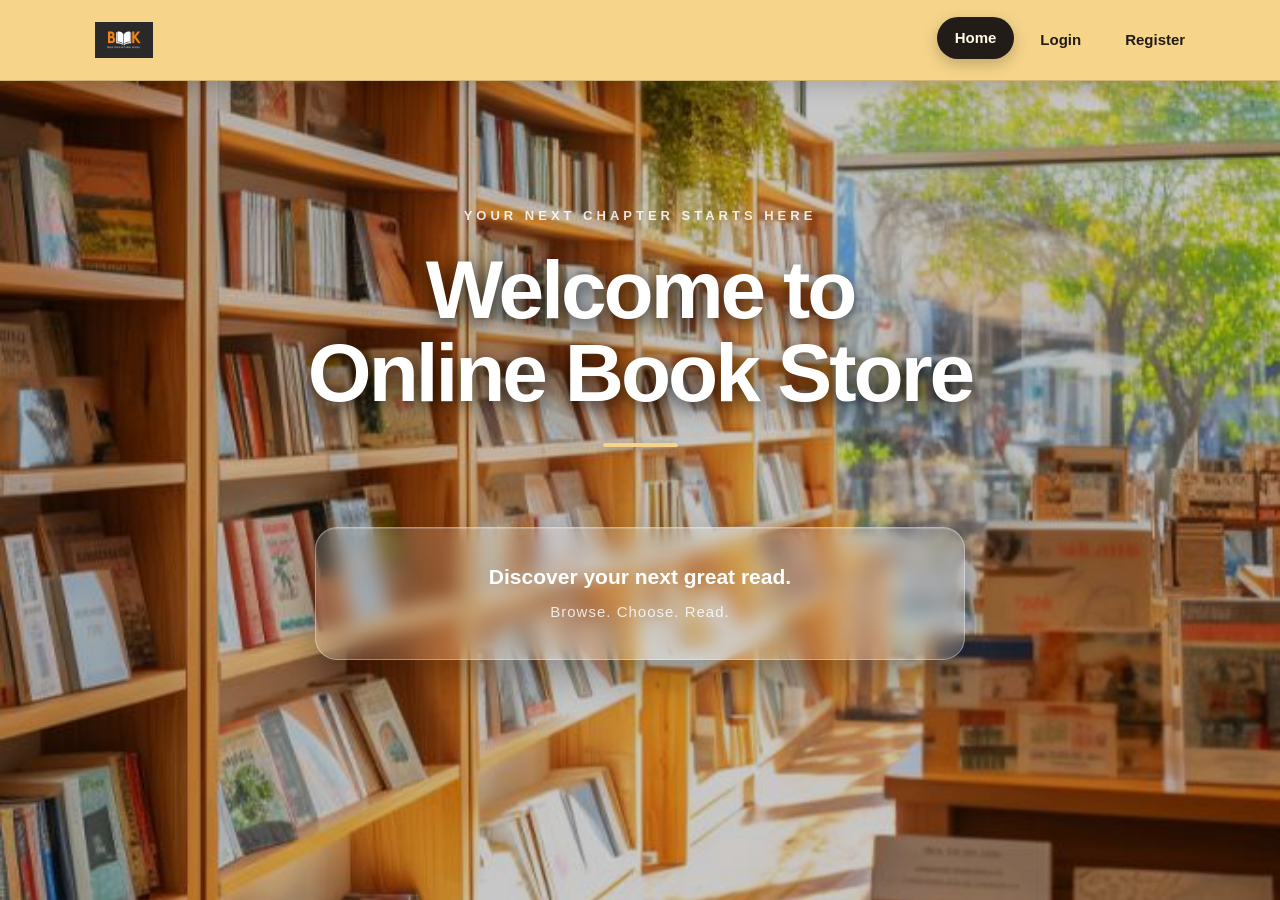
<file: WebContent/index.html>
<!DOCTYPE html> <html lang="en"> <head> <meta charset="UTF-8">
<meta name="viewport" content="width=device-width, initial-scale=1.0">

<title>Online Book Store</title>

<link rel="apple-touch-icon" sizes="180x180"
    href="./favicons/apple-touch-icon.png">

<link rel="icon" type="image/png" sizes="32x32"
    href="./favicons/favicon-32x32.png">

<link rel="icon" type="image/png" sizes="16x16"
    href="./favicons/favicon-16x16.png">

<link rel="manifest" href="./favicons/site.webmanifest">

<link rel="stylesheet"
    
href="https://cdn.jsdelivr.net/npm/bootstrap@4.4.1/dist/css/bootstrap.min.css">

<link rel="stylesheet" href="styles.css">

</head> <body onload="funload()">
<header>
    <nav class="navbar navbar-expand-sm navbar-dark">

        <a class="navbar-brand" href="index.html">
            <img src="logo.png" alt="Online Book Store Logo">
        </a>

        <button
            style="background-color: white;"
            class="navbar-toggler"
            type="button"
            data-toggle="collapse"
            data-target="#navbarNav"
            aria-controls="navbarNav"
            aria-expanded="false"
            aria-label="Toggle navigation">

            <span class="navbar-toggler-icon"></span>
        </button>

        <div class="collapse navbar-collapse" id="navbarNav">

            <ul class="navbar-nav">

                <li class="nav-item">
                    <a class="nav-link active" href="index.html">
                        Home
                    </a>
                </li>

                <li class="nav-item">
                    <a class="nav-link" href="CustomerLogin.html">
                        Login
                    </a>
                </li>

                <li class="nav-item">
                    <a class="nav-link" href="CustomerRegister.html">
                        Register
                    </a>
                </li>

            </ul>

        </div>
    </nav>
</header>

<main>

    <section id="topmid">
        <h1>
            Welcome to<br>
            Online Book Store
        </h1>
    </section>

    <div class="tab"> <a href="CustomerLogin.html"> Discover your next 
great read.<br> <span>Browse. Choose. Read.</span> </a> </div>

</main>

<script src="https://code.jquery.com/jquery-3.3.1.slim.min.js"></script>

<script 
src="https://cdn.jsdelivr.net/npm/popper.js@1.14.6/dist/umd/popper.min.js"></script>

<script 
src="https://cdn.jsdelivr.net/npm/bootstrap@4.2.1/dist/js/bootstrap.min.js"></script>

<script>
    function funload() {
        var loading = document.getElementById("loding");

        if (loading) {
            loading.style.display = "none";
        }
    }
</script>

</body> </html>
</file>
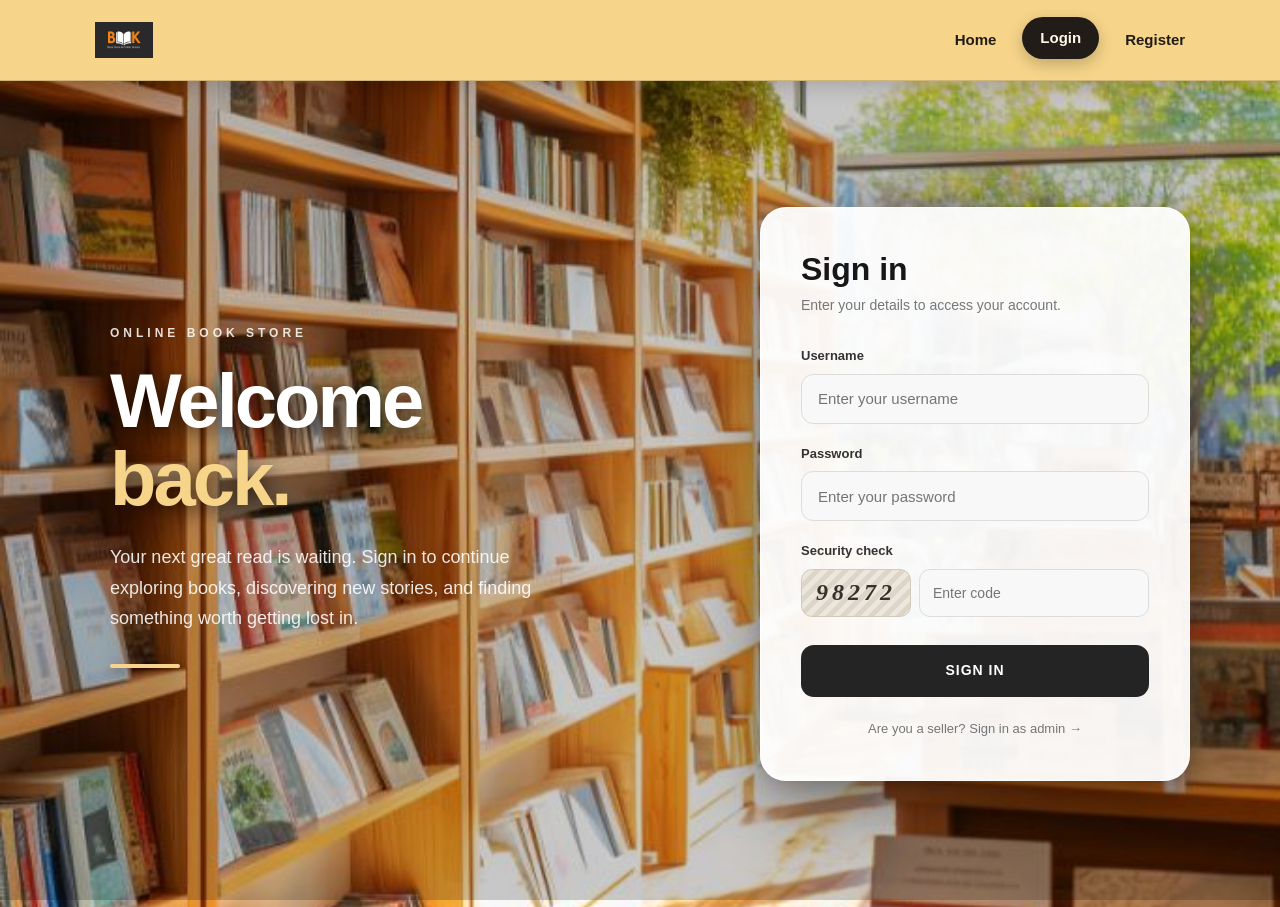
<file: WebContent/CustomerLogin.html>
<!DOCTYPE html> <html lang="en"> <head> <meta charset="UTF-8">
<meta name="viewport" content="width=device-width, initial-scale=1.0">

<title>Login | Online Book Store</title>

<link rel="apple-touch-icon" sizes="180x180"
    href="./favicons/apple-touch-icon.png">

<link rel="icon" type="image/png" sizes="32x32"
    href="./favicons/favicon-32x32.png">

<link rel="icon" type="image/png" sizes="16x16"
    href="./favicons/favicon-16x16.png">

<link rel="manifest" href="./favicons/site.webmanifest">

<link rel="stylesheet"
    
href="https://cdn.jsdelivr.net/npm/bootstrap@4.4.1/dist/css/bootstrap.min.css">

<link rel="stylesheet" href="styles.css">

<style>

    /* =========================
       Login Page
    ========================= */

    .login-page {
        min-height: calc(100vh - 74px);

        display: flex;
        align-items: center;
        justify-content: center;

        padding: 60px 7%;
    }

    .login-container {
        width: min(1100px, 100%);

        display: grid;
        grid-template-columns: 1fr 430px;

        align-items: center;
        gap: 80px;
    }


    /* =========================
       Left Side
    ========================= */

    .login-intro {
        color: white;

        padding: 20px;
    }

    .login-eyebrow {
        display: inline-block;

        font-size: 12px;
        font-weight: 700;

        letter-spacing: 4px;

        color: rgba(255, 255, 255, 0.85);

        margin-bottom: 20px;
    }

    .login-intro h1 {
        font-size: clamp(48px, 6vw, 76px);

        line-height: 1.02;

        font-weight: 800;

        letter-spacing: -3px;

        margin-bottom: 25px;

        text-shadow:
            0 4px 18px rgba(0, 0, 0, 0.5),
            0 10px 35px rgba(0, 0, 0, 0.35);
    }

    .login-intro h1 span {
        color: #f6d58a;
    }

    .login-description {
        max-width: 470px;

        font-size: 18px;

        line-height: 1.7;

        color: rgba(255, 255, 255, 0.88);

        margin-bottom: 30px;
    }

    .book-decoration {
        width: 70px;
        height: 4px;

        background: #f6d58a;

        border-radius: 20px;

        box-shadow: 0 3px 12px rgba(0, 0, 0, 0.3);
    }


    /* =========================
       Login Card
    ========================= */

    .login-card {
        width: 100%;

        padding: 42px 40px;

        background: rgba(255, 255, 255, 0.94);

        border: 1px solid rgba(255, 255, 255, 0.7);

        border-radius: 26px;

        box-shadow:
            0 25px 70px rgba(0, 0, 0, 0.38),
            0 5px 20px rgba(0, 0, 0, 0.15);

        color: #202020;
    }

    .login-card-header {
        margin-bottom: 30px;
    }

    .login-card-header h2 {
        font-size: 32px;

        font-weight: 750;

        color: #171717;

        margin-bottom: 7px;
    }

    .login-card-header p {
        color: #777;

        font-size: 14px;

        margin: 0;
    }


    /* =========================
       Form
    ========================= */

    .login-form {
        width: 100%;
    }

    .form-group-custom {
        margin-bottom: 20px;
    }

    .form-group-custom label {
        display: block;

        font-size: 13px;

        font-weight: 700;

        color: #333;

        margin-bottom: 8px;
    }

    .form-control-custom {
        width: 100%;

        height: 50px;

        padding: 0 16px;

        border: 1px solid #dddddd;

        border-radius: 12px;

        background: #f8f8f8;

        color: #222;

        font-size: 15px;

        outline: none;

        transition:
            border-color 0.25s ease,
            box-shadow 0.25s ease,
            background 0.25s ease;
    }

    .form-control-custom:focus {
        background: #ffffff;

        border-color: #b89b5e;

        box-shadow: 0 0 0 3px rgba(184, 155, 94, 0.14);
    }


    /* =========================
       CAPTCHA
    ========================= */

    .captcha-label {
        display: block;

        font-size: 13px;

        font-weight: 700;

        color: #333;

        margin-bottom: 8px;
    }

    .captcha-row {
        display: flex;

        align-items: center;

        gap: 8px;
    }

    #CaptchaDiv {
        height: 48px;

        min-width: 110px;

        display: flex;

        align-items: center;

        justify-content: center;

        padding: 0 14px;

        border-radius: 11px;

        background:
            repeating-linear-gradient(
                -45deg,
                #ece7dc,
                #ece7dc 5px,
                #ddd6c8 5px,
                #ddd6c8 10px
            );

        border: 1px solid #d2cab9;

        color: #34302a;

        font: italic bold 24px Georgia, serif;

        letter-spacing: 4px;

        user-select: none;
    }

    #CaptchaInput {
        height: 48px;

        flex: 1;

        min-width: 0;

        padding: 0 13px;

        border: 1px solid #dddddd;

        border-radius: 11px;

        background: #f8f8f8;

        font-size: 14px;

        outline: none;
    }

    #CaptchaInput:focus {
        background: #ffffff;

        border-color: #b89b5e;

        box-shadow: 0 0 0 3px rgba(184, 155, 94, 0.14);
    }


    /* =========================
       Login Button
    ========================= */

    .login-button {
        width: 100%;

        height: 52px;

        margin-top: 8px;

        border: none;

        border-radius: 13px;

        background: #242424;

        color: white;

        font-size: 14px;

        font-weight: 700;

        letter-spacing: 1px;

        cursor: pointer;

        transition:
            transform 0.25s ease,
            background 0.25s ease,
            box-shadow 0.25s ease;
    }

    .login-button:hover {
        background: #b08d4f;

        transform: translateY(-2px);

        box-shadow: 0 8px 20px rgba(0, 0, 0, 0.2);
    }


    /* =========================
       Seller Login
    ========================= */

    .seller-login {
        display: block;

        text-align: center;

        margin-top: 22px;

        color: #777 !important;

        font-size: 13px;

        font-weight: 500;

        transition: color 0.2s ease;
    }

    .seller-login:hover {
        color: #9a793e !important;
    }


    /* =========================
       Mobile
    ========================= */

    @media (max-width: 900px) {

        .login-container {
            grid-template-columns: 1fr;

            gap: 35px;

            max-width: 520px;
        }

        .login-intro {
            text-align: center;

            padding: 0;
        }

        .login-intro h1 {
            font-size: 52px;

            letter-spacing: -2px;
        }

        .login-description {
            margin-left: auto;
            margin-right: auto;
        }

        .book-decoration {
            margin: auto;
        }
    }

    @media (max-width: 500px) {

        .login-page {
            padding: 45px 18px;
        }

        .login-intro h1 {
            font-size: 42px;
        }

        .login-description {
            font-size: 16px;
        }

        .login-card {
            padding: 32px 24px;

            border-radius: 20px;
        }

        .login-card-header h2 {
            font-size: 28px;
        }

        .captcha-row {
            flex-direction: column;

            align-items: stretch;
        }

        #CaptchaDiv {
            width: 100%;
        }

        #CaptchaInput {
            width: 100%;

            flex: none;
        }
    }

</style>

</head> <body>
<header>

    <nav class="navbar navbar-expand-sm navbar-dark">

        <a class="navbar-brand" href="index.html">
            <img src="logo.png"
                alt="Online Book Store Logo">
        </a>

        <button
            class="navbar-toggler"
            type="button"
            data-toggle="collapse"
            data-target="#navbarNav"
            aria-controls="navbarNav"
            aria-expanded="false"
            aria-label="Toggle navigation">

            <span class="navbar-toggler-icon"></span>

        </button>


        <div class="collapse navbar-collapse" id="navbarNav">

            <ul class="navbar-nav">

                <li class="nav-item">
                    <a class="nav-link"
                        href="index.html">
                        Home
                    </a>
                </li>

                <li class="nav-item">
                    <a class="nav-link active"
                        href="CustomerLogin.html">
                        Login
                    </a>
                </li>

                <li class="nav-item">
                    <a class="nav-link"
                        href="CustomerRegister.html">
                        Register
                    </a>
                </li>

            </ul>

        </div>

    </nav>

</header>


<main class="login-page">

    <div class="login-container">


        <!-- LEFT SIDE -->

        <section class="login-intro">

            <div class="login-eyebrow">
                ONLINE BOOK STORE
            </div>

            <h1>
                Welcome<br>
                <span>back.</span>
            </h1>

            <p class="login-description">
                Your next great read is waiting.
                Sign in to continue exploring books,
                discovering new stories, and finding
                something worth getting lost in.
            </p>

            <div class="book-decoration"></div>

        </section>


        <!-- LOGIN CARD -->

        <section class="login-card">

            <div class="login-card-header">

                <h2>Sign in</h2>

                <p>
                    Enter your details to access your account.
                </p>

            </div>


            <form action="userlog"
                method="post"
                onsubmit="return checkform()"
                id="theform">


                <div class="form-group-custom">

                    <label for="userName">
                        Username
                    </label>

                    <input
                        type="text"
                        name="username"
                        id="userName"
                        class="form-control-custom"
                        placeholder="Enter your username"
                        autocomplete="username">

                </div>


                <div class="form-group-custom">

                    <label for="Password">
                        Password
                    </label>

                    <input
                        type="password"
                        name="password"
                        id="Password"
                        class="form-control-custom"
                        placeholder="Enter your password"
                        autocomplete="current-password">

                </div>


                <div class="form-group-custom">

                    <label class="captcha-label">
                        Security check
                    </label>

                    <div class="captcha-row">

                        <div id="CaptchaDiv">
                            46749
                        </div>

                        <input
                            type="hidden"
                            id="txtCaptcha"
                            value="46749">

                        <input
                            type="text"
                            name="CaptchaInput"
                            id="CaptchaInput"
                            placeholder="Enter code"
                            autocomplete="off">

                    </div>

                </div>


                <input
                    class="login-button"
                    type="submit"
                    value="SIGN IN">


                <a
                    href="SellerLogin.html"
                    class="seller-login">
                    Are you a seller? Sign in as admin →
                </a>

            </form>

        </section>

    </div>

</main>


<script src="https://code.jquery.com/jquery-3.3.1.slim.min.js"></script>

<script
    
src="https://cdn.jsdelivr.net/npm/popper.js@1.14.6/dist/umd/popper.min.js">
</script>

<script
    
src="https://cdn.jsdelivr.net/npm/bootstrap@4.2.1/dist/js/bootstrap.min.js">
</script>


<script>

    function funload() {
        var loading = document.getElementById("loding");

        if (loading) {
            loading.style.display = "none";
        }
    }


    /* =========================
       CAPTCHA
    ========================= */

    function checkform() {

        var theform = document.getElementById("theform");

        var why = "";


        if (theform.CaptchaInput.value == "") {

            why += "- Please Enter CAPTCHA Code.\n";

        }


        if (theform.CaptchaInput.value != "") {

            if (ValidCaptcha() == false) {

                why += "- The CAPTCHA Code Does Not Match.\n";

            }

        }


        if (why != "") {

            alert(why);

            return false;

        }

        return true;
    }


    /* Generate CAPTCHA */

    var a = Math.ceil(Math.random() * 9) + '';
    var b = Math.ceil(Math.random() * 9) + '';
    var c = Math.ceil(Math.random() * 9) + '';
    var d = Math.ceil(Math.random() * 9) + '';
    var e = Math.ceil(Math.random() * 9) + '';

    var code = a + b + c + d + e;


    document.getElementById("txtCaptcha").value = code;

    document.getElementById("CaptchaDiv").innerHTML = code;


    /* Validate CAPTCHA */

    function ValidCaptcha() {

        var str1 =
            removeSpaces(
                document.getElementById('txtCaptcha').value
            );

        var str2 =
            removeSpaces(
                document.getElementById('CaptchaInput').value
            );

        return str1 == str2;
    }


    function removeSpaces(string) {

        return string.split(' ').join('');

    }

</script>

</body> </html>
</file>
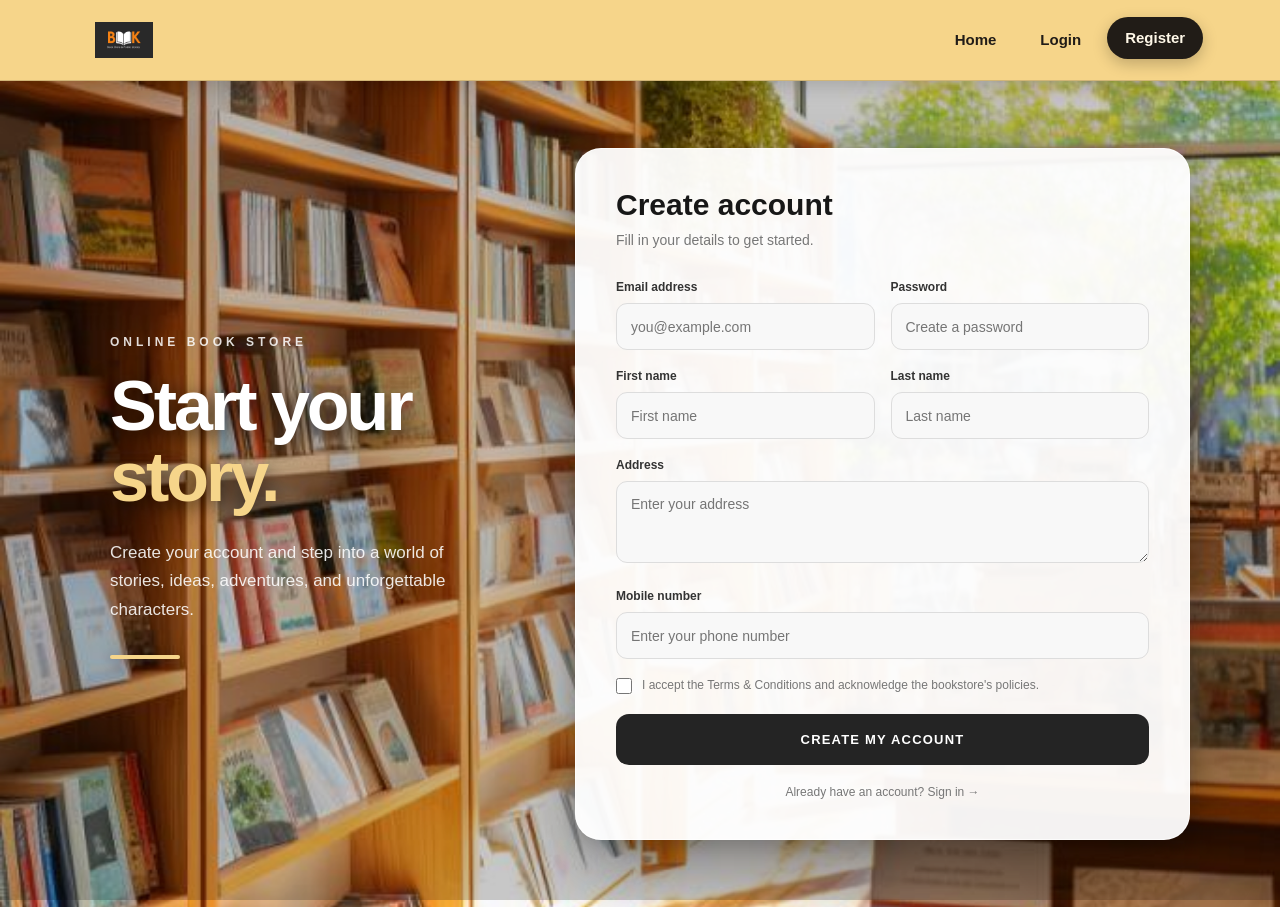
<file: WebContent/CustomerRegister.html>
<!DOCTYPE html> <html lang="en"> <head>
<meta charset="UTF-8">

<meta name="viewport" content="width=device-width, initial-scale=1.0">

<title>Register | Online Book Store</title>

<link rel="apple-touch-icon" sizes="180x180"
    href="./favicons/apple-touch-icon.png">

<link rel="icon" type="image/png" sizes="32x32"
    href="./favicons/favicon-32x32.png">

<link rel="icon" type="image/png" sizes="16x16"
    href="./favicons/favicon-16x16.png">

<link rel="manifest" href="./favicons/site.webmanifest">

<link rel="stylesheet"
    
href="https://cdn.jsdelivr.net/npm/bootstrap@4.4.1/dist/css/bootstrap.min.css">

<link rel="stylesheet" href="styles.css">

<style>

    /* =========================
       Registration Page
    ========================= */

    .register-page {
        min-height: calc(100vh - 74px);

        display: flex;
        align-items: center;
        justify-content: center;

        padding: 55px 7%;
    }

    .register-container {
        width: min(1100px, 100%);

        display: grid;

        grid-template-columns: 0.8fr 1.2fr;

        align-items: center;

        gap: 75px;
    }

    /* =========================
       Left Introduction
    ========================= */

    .register-intro {
        color: white;

        padding: 20px;
    }

    .register-eyebrow {
        display: inline-block;

        font-size: 12px;

        font-weight: 700;

        letter-spacing: 4px;

        color: rgba(255, 255, 255, 0.85);

        margin-bottom: 20px;
    }

    .register-intro h1 {
        font-size: clamp(45px, 5.5vw, 70px);

        line-height: 1.02;

        font-weight: 800;

        letter-spacing: -3px;

        margin-bottom: 25px;

        text-shadow:
            0 4px 18px rgba(0, 0, 0, 0.5),
            0 10px 35px rgba(0, 0, 0, 0.35);
    }

    .register-intro h1 span {
        color: #f6d58a;
    }

    .register-description {
        max-width: 410px;

        font-size: 17px;

        line-height: 1.7;

        color: rgba(255, 255, 255, 0.88);

        margin-bottom: 30px;
    }

    .book-decoration {
        width: 70px;

        height: 4px;

        background: #f6d58a;

        border-radius: 20px;

        box-shadow:
            0 3px 12px rgba(0, 0, 0, 0.3);
    }

    /* =========================
       Registration Card
    ========================= */

    .register-card {
        width: 100%;

        padding: 38px 40px;

        background: rgba(255, 255, 255, 0.95);

        border: 1px solid rgba(255, 255, 255, 0.7);

        border-radius: 26px;

        box-shadow:
            0 25px 70px rgba(0, 0, 0, 0.38),
            0 5px 20px rgba(0, 0, 0, 0.15);

        color: #222;
    }

    .register-header {
        margin-bottom: 27px;
    }

    .register-header h2 {
        font-size: 30px;

        font-weight: 750;

        color: #171717;

        margin-bottom: 7px;
    }

    .register-header p {
        color: #777;

        font-size: 14px;

        margin: 0;
    }

    /* =========================
       Form Layout
    ========================= */

    .register-form {
        width: 100%;
    }

    .form-row-custom {
        display: grid;

        grid-template-columns: 1fr 1fr;

        gap: 16px;
    }

    .form-group-custom {
        margin-bottom: 17px;
    }

    .form-group-custom label {
        display: block;

        font-size: 12px;

        font-weight: 700;

        color: #333;

        margin-bottom: 7px;
    }

    .form-control-custom {
        width: 100%;

        height: 47px;

        padding: 0 14px;

        border: 1px solid #dddddd;

        border-radius: 11px;

        background: #f8f8f8;

        color: #222;

        font-size: 14px;

        outline: none;

        transition:
            border-color 0.25s ease,
            box-shadow 0.25s ease,
            background 0.25s ease;
    }

    .form-control-custom:focus {
        background: #ffffff;

        border-color: #b89b5e;

        box-shadow:
            0 0 0 3px rgba(184, 155, 94, 0.14);
    }

    /* =========================
       Address
    ========================= */

    .address-input {
        width: 100%;

        min-height: 82px;

        padding: 12px 14px;

        resize: vertical;

        border: 1px solid #dddddd;

        border-radius: 11px;

        background: #f8f8f8;

        color: #222;

        font-family: inherit;

        font-size: 14px;

        outline: none;

        transition:
            border-color 0.25s ease,
            box-shadow 0.25s ease,
            background 0.25s ease;
    }

    .address-input:focus {
        background: #ffffff;

        border-color: #b89b5e;

        box-shadow:
            0 0 0 3px rgba(184, 155, 94, 0.14);
    }

    /* =========================
       Terms
    ========================= */

    .terms {
        display: flex;

        align-items: flex-start;

        gap: 10px;

        margin: 7px 0 20px;
    }

    .terms input {
        width: 16px;

        height: 16px;

        margin-top: 2px;

        accent-color: #242424;

        flex-shrink: 0;
    }

    .terms label {
        font-size: 12px;

        line-height: 1.5;

        color: #777;

        margin: 0;

        cursor: pointer;
    }

    /* =========================
       Register Button
    ========================= */

    .register-button {
        width: 100%;

        height: 51px;

        border: none;

        border-radius: 13px;

        background: #242424;

        color: white;

        font-size: 13px;

        font-weight: 700;

        letter-spacing: 1.2px;

        cursor: pointer;

        transition:
            transform 0.25s ease,
            background 0.25s ease,
            box-shadow 0.25s ease;
    }

    .register-button:hover {
        background: #b08d4f;

        transform: translateY(-2px);

        box-shadow:
            0 8px 20px rgba(0, 0, 0, 0.2);
    }

    /* =========================
       Bottom Login Link
    ========================= */

    .login-link {
        display: block;

        text-align: center;

        margin-top: 18px;

        color: #777 !important;

        font-size: 12px;

        font-weight: 500;

        transition: color 0.2s ease;
    }

    .login-link:hover {
        color: #9a793e !important;
    }

    /* =========================
       Mobile
    ========================= */

    @media (max-width: 900px) {

        .register-container {
            grid-template-columns: 1fr;

            gap: 30px;

            max-width: 600px;
        }

        .register-intro {
            text-align: center;

            padding: 0;
        }

        .register-intro h1 {
            font-size: 52px;

            letter-spacing: -2px;
        }

        .register-description {
            margin-left: auto;

            margin-right: auto;
        }

        .book-decoration {
            margin: auto;
        }

    }

    @media (max-width: 600px) {

        .register-page {
            padding: 40px 18px;
        }

        .register-intro h1 {
            font-size: 42px;
        }

        .register-description {
            font-size: 16px;
        }

        .register-card {
            padding: 30px 23px;

            border-radius: 20px;
        }

        .form-row-custom {
            grid-template-columns: 1fr;

            gap: 0;
        }

    }

</style>

</head> <body onload="funload()">
<!-- =========================
     Navigation
========================== -->

<header>

    <nav class="navbar navbar-expand-sm navbar-dark">

        <a class="navbar-brand" href="index.html">

            <img
                src="logo.png"
                alt="Online Book Store Logo">

        </a>

        <button
            class="navbar-toggler"
            type="button"
            data-toggle="collapse"
            data-target="#navbarNav"
            aria-controls="navbarNav"
            aria-expanded="false"
            aria-label="Toggle navigation">

            <span class="navbar-toggler-icon"></span>

        </button>

        <div
            class="collapse navbar-collapse"
            id="navbarNav">

            <ul class="navbar-nav">

                <li class="nav-item">

                    <a
                        class="nav-link"
                        href="index.html">

                        Home

                    </a>

                </li>

                <li class="nav-item">

                    <a
                        class="nav-link"
                        href="CustomerLogin.html">

                        Login

                    </a>

                </li>

                <li class="nav-item">

                    <a
                        class="nav-link active"
                        href="CustomerRegister.html">

                        Register

                    </a>

                </li>

            </ul>

        </div>

    </nav>

</header>

<!-- =========================
     Registration
========================== -->

<main class="register-page">

    <div class="register-container">

        <!-- LEFT SIDE -->

        <section class="register-intro">

            <div class="register-eyebrow">
                ONLINE BOOK STORE
            </div>

            <h1>
                Start your<br>
                <span>story.</span>
            </h1>

            <p class="register-description">

                Create your account and step into
                a world of stories, ideas, adventures,
                and unforgettable characters.

            </p>

            <div class="book-decoration"></div>

        </section>

        <!-- REGISTRATION CARD -->

        <section class="register-card">

            <div class="register-header">

                <h2>Create account</h2>

                <p>
                    Fill in your details to get started.
                </p>

            </div>

            <form
                action="userreg"
                method="post"
                class="register-form">

                <!-- Email + Password -->

                <div class="form-row-custom">

                    <div class="form-group-custom">

                        <label for="Email">
                            Email address
                        </label>

                        <input
                            type="email"
                            name="mailid"
                            id="Email"
                            class="form-control-custom"
                            placeholder="you@example.com"
                            required>

                    </div>

                    <div class="form-group-custom">

                        <label for="passWord">
                            Password
                        </label>

                        <input
                            type="password"
                            name="password"
                            id="passWord"
                            class="form-control-custom"
                            placeholder="Create a password"
                            required>

                    </div>

                </div>

                <!-- First + Last Name -->

                <div class="form-row-custom">

                    <div class="form-group-custom">

                        <label for="firstName">
                            First name
                        </label>

                        <input
                            type="text"
                            name="firstname"
                            id="firstName"
                            class="form-control-custom"
                            placeholder="First name"
                            required>

                    </div>

                    <div class="form-group-custom">

                        <label for="lastName">
                            Last name
                        </label>

                        <input
                            type="text"
                            name="lastname"
                            id="lastName"
                            class="form-control-custom"
                            placeholder="Last name"
                            required>

                    </div>

                </div>

                <!-- Address -->

                <div class="form-group-custom">

                    <label for="address">
                        Address
                    </label>

                    <textarea
                        name="address"
                        id="address"
                        class="address-input"
                        placeholder="Enter your address"
                        required></textarea>

                </div>

                <!-- Phone -->

                <div class="form-group-custom">

                    <label for="phno">
                        Mobile number
                    </label>

                    <input
                        type="tel"
                        name="phone"
                        id="phno"
                        class="form-control-custom"
                        placeholder="Enter your phone number"
                        required>

                </div>

                <!-- Terms -->

                <div class="terms">

                    <input
                        type="checkbox"
                        name="acceptance"
                        id="acceptance"
                        required>

                    <label for="acceptance">

                        I accept the Terms &amp; Conditions
                        and acknowledge the bookstore's
                        policies.

                    </label>

                </div>

                <!-- Register -->

                <input
                    class="register-button"
                    type="submit"
                    value="CREATE MY ACCOUNT">

                <!-- Login -->

                <a
                    href="CustomerLogin.html"
                    class="login-link">

                    Already have an account?
                    Sign in →

                </a>

            </form>

        </section>

    </div>

</main>

<!-- =========================
     Scripts
========================== -->

<script
    src="https://code.jquery.com/jquery-3.3.1.slim.min.js">
</script>

<script
    
src="https://cdn.jsdelivr.net/npm/popper.js@1.14.6/dist/umd/popper.min.js">
</script>

<script
    
src="https://cdn.jsdelivr.net/npm/bootstrap@4.2.1/dist/js/bootstrap.min.js">
</script>

<script>

    function funload() {

        var loading =
            document.getElementById("loding");

        if (loading) {
            loading.style.display = "none";
        }

    }

</script>

</body> </html>
</file>
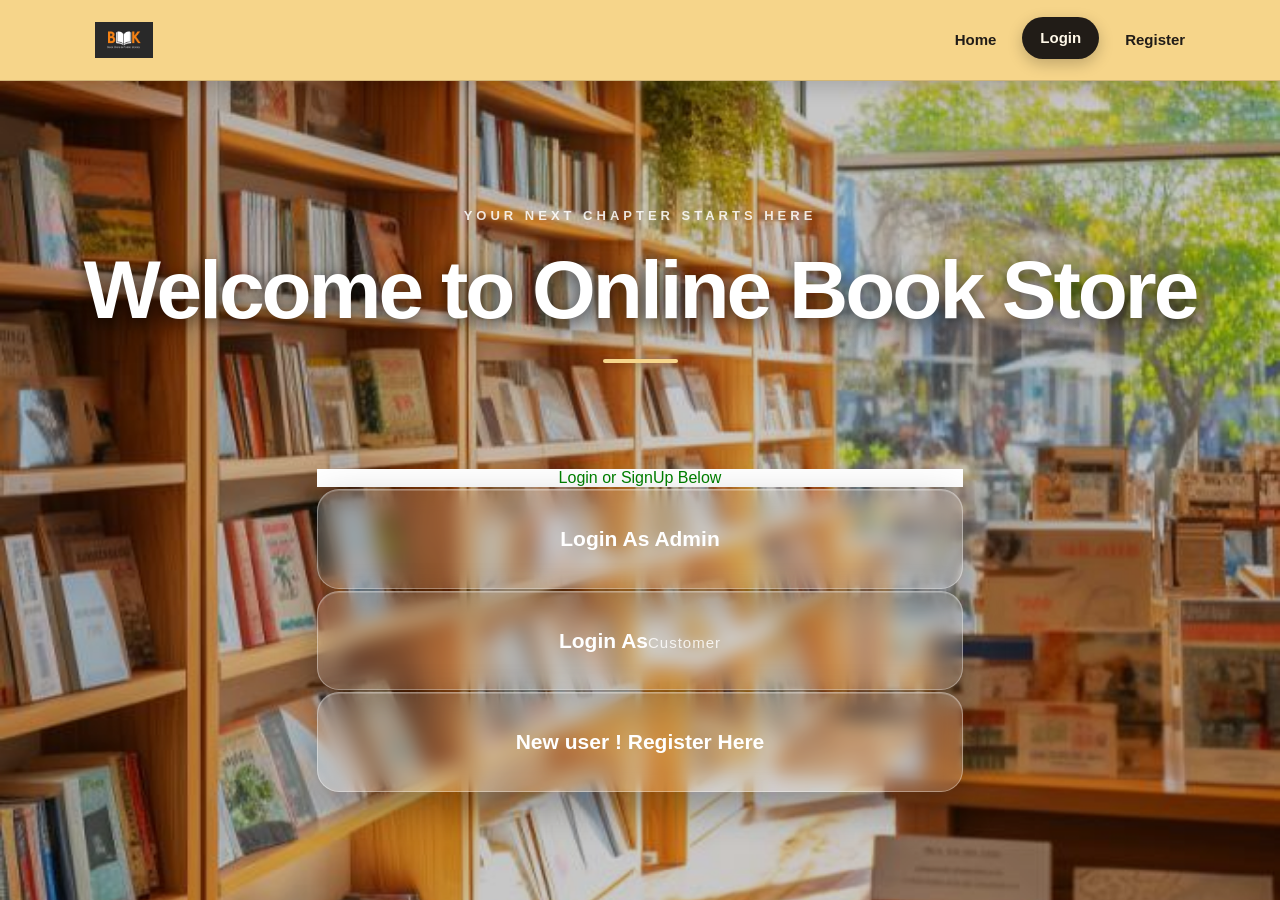
<file: WebContent/login.html>
<html>
<head>
<meta charset="ISO-8859-1">
<title>Book Store</title>
<link rel="apple-touch-icon" sizes="180x180"
	href="./favicons/apple-touch-icon.png">
<link rel="icon" type="image/png" sizes="32x32"
	href="./favicons/favicon-32x32.png">
<link rel="icon" type="image/png" sizes="16x16"
	href="./favicons/favicon-16x16.png">
<link rel="manifest" href="./favicons/site.webmanifest">
<link rel="stylesheet" href="https://cdn.jsdelivr.net/npm/bootstrap@4.4.1/dist/css/bootstrap.min.css" >
<link rel="stylesheet" href="styles.css">

</head>
<body onload="funload()">
	<header>
		<nav class="navbar navbar-expand-sm bg-dark">
				<a class="navbar-brand">
					<!-- The below line can be an image or a h1, either will work -->
					<img src="logo.png" alt="Google logo" width="60" height="30px">
				</a>
				
				<button style="background-color:white;" class="navbar-toggler" type="button" data-toggle="collapse" data-target="#navbarNav" aria-controls="navbarNav" aria-expanded="false" aria-label="Toggle navigation">
				    <span class="navbar-toggler-icon"></span>
				 </button>

                <div class="collapse navbar-collapse" id="navbarNav">                
				<ul class="navbar-nav" >
					<li class="nav-item"><span><a class="nav-link" href="index.html">Home</a></span></li>
					<li class="nav-item "><span><a class="nav-link active" href="login.html">Login</a></span></li>
					<li class="nav-item "><span><a class="nav-link" href="CustomerRegister.html">Register</a></span></li>
				</ul>
				</div>
			</nav>
	</header>
	<div id="topmid"><h1>Welcome to Online Book Store</h1></div>
	<br>
	<table class="tab">
		<tr style="background-color: white; color: green; border-radius: 25%">
			<td>Login or SignUp Below</td>
		</tr>
		<tr>
			<td><a href="SellerLogin.html">Login As Admin</a></td>
		</tr>
	
		<tr>
			<td><a href="CustomerLogin.html"> Login As<span> Customer</span></a></td>
		</tr>
		<tr>
			<td><a href="CustomerRegister.html">New user ! Register Here</a></td>
		</tr>
	</table>
    <script src="https://code.jquery.com/jquery-3.3.1.slim.min.js" ></script>
	<script src="https://cdn.jsdelivr.net/npm/popper.js@1.14.6/dist/umd/popper.min.js" ></script>
	<script src="https://cdn.jsdelivr.net/npm/bootstrap@4.2.1/dist/js/bootstrap.min.js"></script>
	<script>
		// Preloder script
		var tmp = document.getElementById("loding");
		function funload() {
		  loding.style.display = "none";
		}
	  </script>

</body>
</html>
</file>
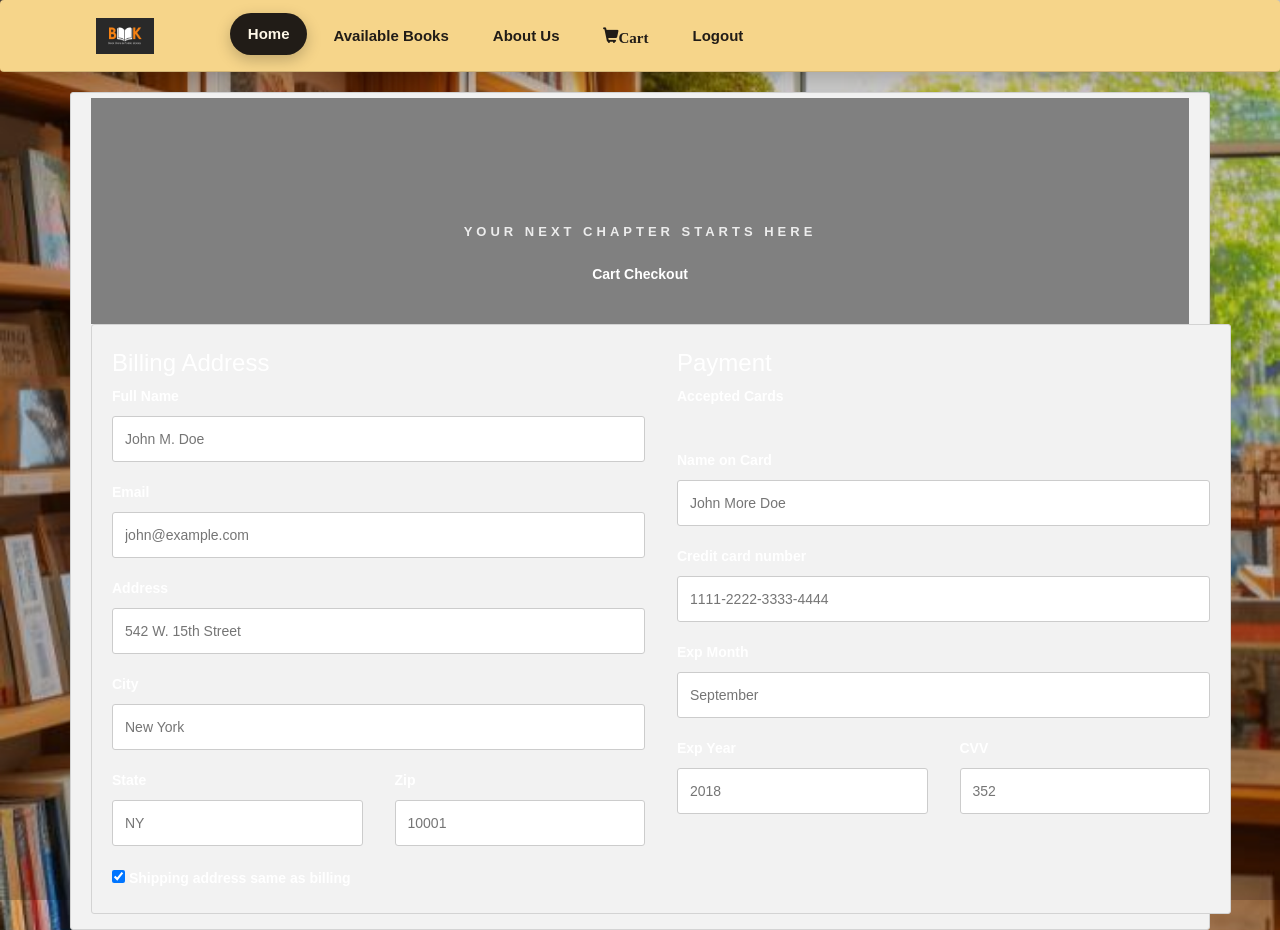
<file: WebContent/payment.html>
<html>
<head>
<meta charset="ISO-8859-1">
<title>Book Store</title>
<link rel="apple-touch-icon" sizes="180x180"
	href="./favicons/apple-touch-icon.png">
<link rel="icon" type="image/png" sizes="32x32"
	href="./favicons/favicon-32x32.png">
<link rel="icon" type="image/png" sizes="16x16"
	href="./favicons/favicon-16x16.png">
<link rel="manifest" href="./favicons/site.webmanifest">
<link rel="stylesheet"
	href="https://cdn.jsdelivr.net/npm/bootstrap@4.4.1/dist/css/bootstrap.min.css">
<link rel="stylesheet" href="styles.css">
<!-- JavaScript Bundle with Popper -->
<link rel="stylesheet"
	href="https://maxcdn.bootstrapcdn.com/bootstrap/3.4.0/css/bootstrap.min.css">
<script
	src="https://ajax.googleapis.com/ajax/libs/jquery/3.5.1/jquery.min.js">
	
</script>

<script
	src="https://maxcdn.bootstrapcdn.com/bootstrap/3.4.0/js/bootstrap.min.js">
	
</script>
<link rel="stylesheet" href="styles.css">
<style>
.row {
	display: -ms-flexbox; /* IE10 */
	display: flex;
	-ms-flex-wrap: wrap; /* IE10 */
	flex-wrap: wrap;
	margin: 0 -16px;
}

.col-25 {
	-ms-flex: 25%; /* IE10 */
	flex: 25%;
}

.col-50 {
	-ms-flex: 50%; /* IE10 */
	flex: 50%;
}

.col-75 {
	-ms-flex: 75%; /* IE10 */
	flex: 75%;
}

.col-25, .col-50, .col-75 {
	padding: 0 16px;
}

.container {
	background-color: #f2f2f2;
	padding: 5px 20px 15px 20px;
	border: 1px solid lightgrey;
	border-radius: 3px;
}

input[type=text] {
	width: 100%;
	margin-bottom: 20px;
	padding: 12px;
	border: 1px solid #ccc;
	border-radius: 3px;
}

label {
	margin-bottom: 10px;
	display: block;
}

.icon-container {
	margin-bottom: 20px;
	padding: 7px 0;
	font-size: 24px;
}

.btn {
	background-color: #04AA6D;
	color: white;
	padding: 12px;
	margin: 10px 0;
	border: none;
	width: 100%;
	border-radius: 3px;
	cursor: pointer;
	font-size: 17px;
}

.btn:hover {
	background-color: #45a049;
}

span.price {
	float: right;
	color: grey;
}

/* Responsive layout - when the screen is less than 800px wide, make the two columns stack on top of each other instead of next to each other (and change the direction - make the "cart" column go on top) */
@media ( max-width : 800px) {
	.row {
		flex-direction: column-reverse;
	}
	.col-25 {
		margin-bottom: 20px;
	}
}
</style>
</head>
<body>
	<header>
		<nav class="navbar navbar-expand-sm bg-dark">
			<a class="navbar-brand"> <!-- The below line can be an image or a h1, either will work -->
				<img src="logo.png" alt="Google logo" width="60" height="30px">
			</a>

			<button style="background-color: white;" class="navbar-toggler"
				type="button" data-toggle="collapse" data-target="#navbarNav"
				aria-controls="navbarNav" aria-expanded="false"
				aria-label="Toggle navigation">
				<span class="navbar-toggler-icon"></span>
			</button>

			<div class="collapse navbar-collapse" id="navbarNav">
				<ul class="navbar-nav">
					<li class="nav-item"><span><a class="nav-link active"
							href="viewbook">Home</a></span></li>
					<li class="nav-item "><span><a class="nav-link"
							href="viewbook">Available Books</a></span></li>
					<li class="nav-item "><span><a class="nav-link"
							href="about.html">About Us</a></span></li>
					<li class="nav-item "><span><a
							class="nav-link glyphicon  glyphicon-shopping-cart " href="cart">Cart</a></span></li>
					<li class="nav-item "><span><a class="nav-link"
							href="logout">Logout</a></span></li>
				</ul>
			</div>
		</nav>
	</header>
	<script src="https://code.jquery.com/jquery-3.3.1.slim.min.js"></script>
	<script
		src="https://cdn.jsdelivr.net/npm/popper.js@1.14.6/dist/umd/popper.min.js"></script>
	<script
		src="https://cdn.jsdelivr.net/npm/bootstrap@4.2.1/dist/js/bootstrap.min.js"></script>
	<div class="container">
	 <div id='topmid' style='background-color:grey'>Cart Checkout</div>
		<div class="row">
			<div class="col-75">
				<div class="container">
					<form action="pay" method="post">
						<div class="row">
							<div class="col-50">
								<h3>Billing Address</h3>
								<label for="fname"><i class="fa fa-user"></i> Full Name</label>
								<input type="text" id="fname" name="firstname"
									placeholder="John M. Doe"> <label for="email"><i
									class="fa fa-envelope"></i> Email</label> <input type="text" id="email"
									name="email" placeholder="john@example.com"> <label
									for="adr"><i class="fa fa-address-card-o"></i> Address</label>
								<input type="text" id="adr" name="address"
									placeholder="542 W. 15th Street" required> <label
									for="city"><i class="fa fa-institution"></i> City</label> <input
									type="text" id="city" name="city" placeholder="New York">

								<div class="row">
									<div class="col-50">
										<label for="state">State</label> <input type="text" id="state"
											name="state" placeholder="NY">
									</div>
									<div class="col-50">
										<label for="zip">Zip</label> <input type="text" id="zip"
											name="zip" placeholder="10001">
									</div>
								</div>
							</div>

							<div class="col-50">
								<h3>Payment</h3>
								<label for="fname">Accepted Cards</label>
								<div class="icon-container">
									<i class="fa fa-cc-visa" style="color: navy;"></i> <i
										class="fa fa-cc-amex" style="color: blue;"></i> <i
										class="fa fa-cc-mastercard" style="color: red;"></i> <i
										class="fa fa-cc-discover" style="color: orange;"></i>
								</div>
								<label for="cname">Name on Card</label> <input type="text"
									id="cname" name="cardname" placeholder="John More Doe">
								<label for="ccnum">Credit card number</label> <input type="text"
									id="ccnum" name="cardnumber" placeholder="1111-2222-3333-4444"
									required> <label for="expmonth">Exp Month</label> <input
									type="text" id="expmonth" name="expmonth"
									placeholder="September">

								<div class="row">
									<div class="col-50">
										<label for="expyear">Exp Year</label> <input type="text"
											id="expyear" name="expyear" placeholder="2018">
									</div>
									<div class="col-50">
										<label for="cvv">CVV</label> <input type="text" id="cvv"
											name="cvv" placeholder="352">
									</div>
								</div>
							</div>

						</div>
						<label> <input type="checkbox" checked="checked"
							name="sameadr"> Shipping address same as billing
						</label>
				
</body>
</html>
</file>
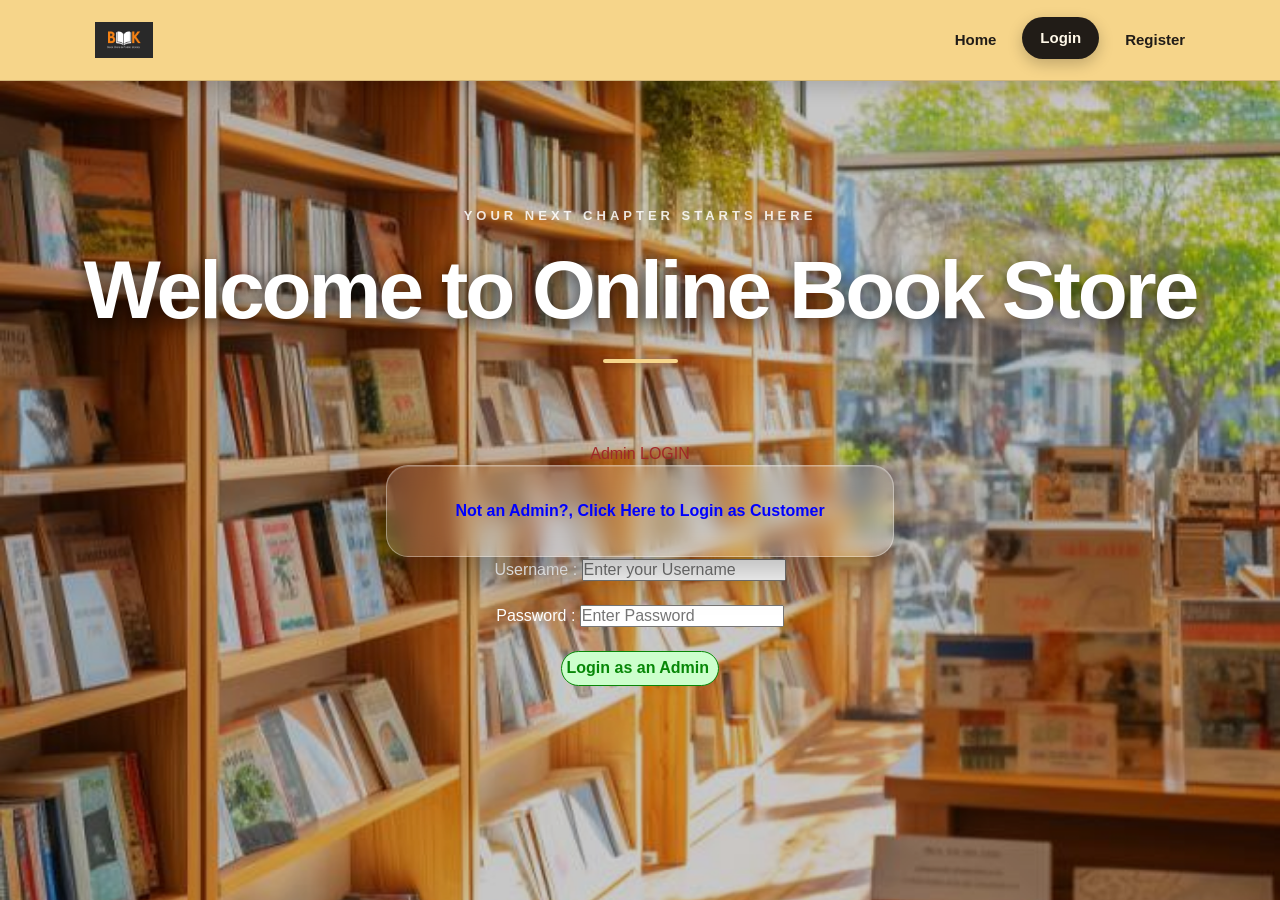
<file: WebContent/SellerLogin.html>
<html>
<head>
<meta charset="ISO-8859-1">
<title>Book Store</title>
<link rel="apple-touch-icon" sizes="180x180"
	href="./favicons/apple-touch-icon.png">
<link rel="icon" type="image/png" sizes="32x32"
	href="./favicons/favicon-32x32.png">
<link rel="icon" type="image/png" sizes="16x16"
	href="./favicons/favicon-16x16.png">
<link rel="manifest" href="./favicons/site.webmanifest">
<link rel="stylesheet" href="https://cdn.jsdelivr.net/npm/bootstrap@4.4.1/dist/css/bootstrap.min.css" >
<link rel="stylesheet" href="styles.css">
<style>
.AdminLogin {
	height: 35px;
	border-radius: 50px;
	background-color: #ccffcc;
	color: #078707;
	font-weight: bold;
	cursor: pointer;
	transition: 0.3s;
	border-color: #078707;
	border-style: solid;
	border-width: 1px;
}

.AdminLogin:hover {
	height: 35px;
	border-radius: 50px;
	background-color: white;
	color: #078707;
	font-weight: bold;
	border-style: solid;
	border-width: 1px;
	border-color: #078707;
}
</style>
</head>
<body onload="funload()">
	<header>
		<nav class="navbar navbar-expand-sm bg-dark">
				<a class="navbar-brand">
					<!-- The below line can be an image or a h1, either will work -->
					<img src="logo.png" alt="Google logo" width="60" height="30px">
				</a>
				
				<button style="background-color:white;" class="navbar-toggler" type="button" data-toggle="collapse" data-target="#navbarNav" aria-controls="navbarNav" aria-expanded="false" aria-label="Toggle navigation">
				    <span class="navbar-toggler-icon"></span>
				 </button>

                <div class="collapse navbar-collapse" id="navbarNav">                
				<ul class="navbar-nav" >
					<li class="nav-item"><span><a class="nav-link" href="index.html">Home</a></span></li>
					<li class="nav-item "><span><a class="nav-link active" href="login.html">Login</a></span></li>
					<li class="nav-item "><span><a class="nav-link" href="CustomerRegister.html">Register</a></span></li>
				</ul>
				</div>
			</nav>
	</header>

	<div id="topmid">
		<h1>Welcome to Online Book Store</h1>
	</div>

	<form action="adminlog" method="post">
		<table class="tab" style="width:40%">
			<tr style="color:brown; padding-left:35%">
				<td>Admin LOGIN</td>
			</tr>
			<tr><td><a href="CustomerLogin.html" style="color:blue; font-size:medium; ">Not an Admin?, Click Here to Login as Customer</a></td></tr>
			<tr>
				<td>
					<label for="userName">Username : </label> 
					<input type="text"
						name="username" id="userName" placeholder="Enter your Username"><br />
					<br /> 
				
					<label for="Password">Password : </label>
					<input
						type="password" name="password" placeholder="Enter Password"
						id="Password"><br /> <br /> 
					<input class="AdminLogin"
						type="submit" value=" Login as an Admin  ">
				</td>
			</tr>
		</table>
	</form>
    <script src="https://code.jquery.com/jquery-3.3.1.slim.min.js" ></script>
	<script src="https://cdn.jsdelivr.net/npm/popper.js@1.14.6/dist/umd/popper.min.js" ></script>
	<script src="https://cdn.jsdelivr.net/npm/bootstrap@4.2.1/dist/js/bootstrap.min.js"></script>
</body>

</html>
</file>
<file: WebContent/styles.css>
* {
box-sizing: border-box;
margin: 0;
padding: 0;
}

html,
body {
min-height: 100%;
}

body {
font-family: 'Segoe UI', 'Open Sans', 'Helvetica Neue', sans-serif;
color: #ffffff;
min-height: 100vh;

/* Bookstore background */
background-image: url("bookstore.jpeg");
background-position: center;
background-size: cover;
background-attachment: fixed;
background-repeat: no-repeat;

position: relative;


}

/* Very subtle dark layer so text remains readable */
body::before {
content: "";
position: fixed;
inset: 0;

background: rgba(0, 0, 0, 0.20);

z-index: -1;


}

/* =========================
Navigation
========================= */

header {
position: relative;
z-index: 10;
}

/* Mustard navbar */

header .navbar {
min-height: 70px;
padding: 10px 6%;

background: #f6d58a !important;

border-bottom: 1px solid rgba(0, 0, 0, 0.15);

box-shadow:
    0 5px 20px rgba(0, 0, 0, 0.18);


}

/* Logo */

.navbar-brand {
display: flex;
align-items: center;

margin-right: 35px;


}

.navbar-brand img {
width: 58px;
height: 40px;

object-fit: contain;


}

/* Navigation container */

header nav ul {
margin-left: auto;

align-items: center;


}

/* Navigation items */

header nav li {
display: inline-block;

height: auto;

margin-left: 8px;

padding: 0;


}

/* Normal navigation links */

header nav a,
header nav .nav-link {
color: #211c17 !important;

font-weight: 650;

font-size: 15px;

padding: 10px 18px !important;

border-radius: 30px;

transition:
    color 0.25s ease,
    background 0.25s ease,
    transform 0.25s ease,
    box-shadow 0.25s ease;


}

/* Hover + active navigation */

header nav li a:hover,
header nav li a.active {
color: #fff8e8 !important;

background: #211c17;

border-radius: 30px;

transform: translateY(-2px);

box-shadow:
    0 5px 15px rgba(0, 0, 0, 0.22);


}

/* =========================
Hero Section
========================= */

#topmid {
border: none;

text-align: center;

margin: 0 auto;

padding: 125px 20px 40px;

font-weight: 700;


}

/* Small decorative text above title */

#topmid::before {
content: "YOUR NEXT CHAPTER STARTS HERE";

display: block;

font-size: 13px;

font-weight: 700;

letter-spacing: 4px;

color: rgba(255, 255, 255, 0.85);

margin-bottom: 22px;


}

/* Main heading */

#topmid h1 {
font-size: clamp(45px, 7vw, 82px);

line-height: 1.02;

font-weight: 800;

letter-spacing: -3px;

margin-bottom: 20px;

color: #ffffff;

text-shadow:
    0 4px 15px rgba(0, 0, 0, 0.55),
    0 10px 35px rgba(0, 0, 0, 0.35);


}

/* Mustard decorative line */

#topmid h1::after {
content: "";

display: block;

width: 75px;

height: 4px;

background: #f6d58a;

margin: 28px auto 0;

border-radius: 10px;

box-shadow:
    0 2px 10px rgba(0, 0, 0, 0.3);


}

/* =========================
Welcome Card
========================= */

.tab {
width: min(650px, 90%);

margin: 20px auto 60px;

border-collapse: separate;

text-align: center;


}

/* Remove old table styling */

.tab tr {
background: transparent;

border: none;

box-shadow: none;


}

.tab td {
padding: 0;

border: none;


}

/* Modern glass card */

.tab a,
.tab a:link {
display: block;

padding: 32px 35px;

color: #ffffff;

text-decoration: none;

font-size: 21px;

font-weight: 600;

line-height: 1.6;

background: rgba(255, 255, 255, 0.16);

border: 1px solid rgba(255, 255, 255, 0.35);

border-radius: 22px;

backdrop-filter: blur(10px);

-webkit-backdrop-filter: blur(10px);

box-shadow:
    0 15px 40px rgba(0, 0, 0, 0.30),
    inset 0 1px 0 rgba(255, 255, 255, 0.20);

transition:
    transform 0.3s ease,
    background 0.3s ease,
    box-shadow 0.3s ease;


}

.tab a span {
display: inline-block;

margin-top: 5px;

font-size: 15px;

font-weight: 500;

letter-spacing: 1px;

color: rgba(255, 255, 255, 0.82);


}

/* Welcome card hover */

.tab a:hover {
color: #ffffff;

background: rgba(255, 255, 255, 0.25);

transform: translateY(-6px);

box-shadow:
    0 20px 45px rgba(0, 0, 0, 0.40),
    inset 0 1px 0 rgba(255, 255, 255, 0.30);


}

/* =========================
General Links
========================= */

a:hover {
color: #f6d58a;
}

a:link {
text-decoration: none;
}

/* =========================
Iframe / Loader
========================= */

.holds-the-iframe {
background: url(loader.gif) center center no-repeat;
}

/* =========================
Mobile Navigation
========================= */

.navbar-toggler {
border: 1px solid rgba(33, 28, 23, 0.35) !important;

border-radius: 10px;

padding: 7px 10px;

background: rgba(255, 248, 232, 0.90) !important;


}

/* =========================
Responsive Design
========================= */

@media (max-width: 768px) {

header .navbar {
    padding: 10px 4%;
}


header nav ul {
    margin-left: 0;

    padding-top: 12px;
}


header nav li {
    display: block;

    margin: 4px 0;
}


header nav a,
header nav .nav-link {
    display: block;

    text-align: center;
}


#topmid {
    padding: 90px 20px 30px;
}


#topmid::before {
    font-size: 10px;

    letter-spacing: 2.5px;
}


#topmid h1 {
    font-size: 48px;

    letter-spacing: -1.5px;
}


.tab {
    width: 90%;
}


.tab a {
    font-size: 18px;

    padding: 27px 20px;
}


}

@media (max-width: 480px) {

#topmid {
    padding-top: 75px;
}


#topmid h1 {
    font-size: 38px;
}


.tab a {
    padding: 24px 18px;
}


}
</file>
